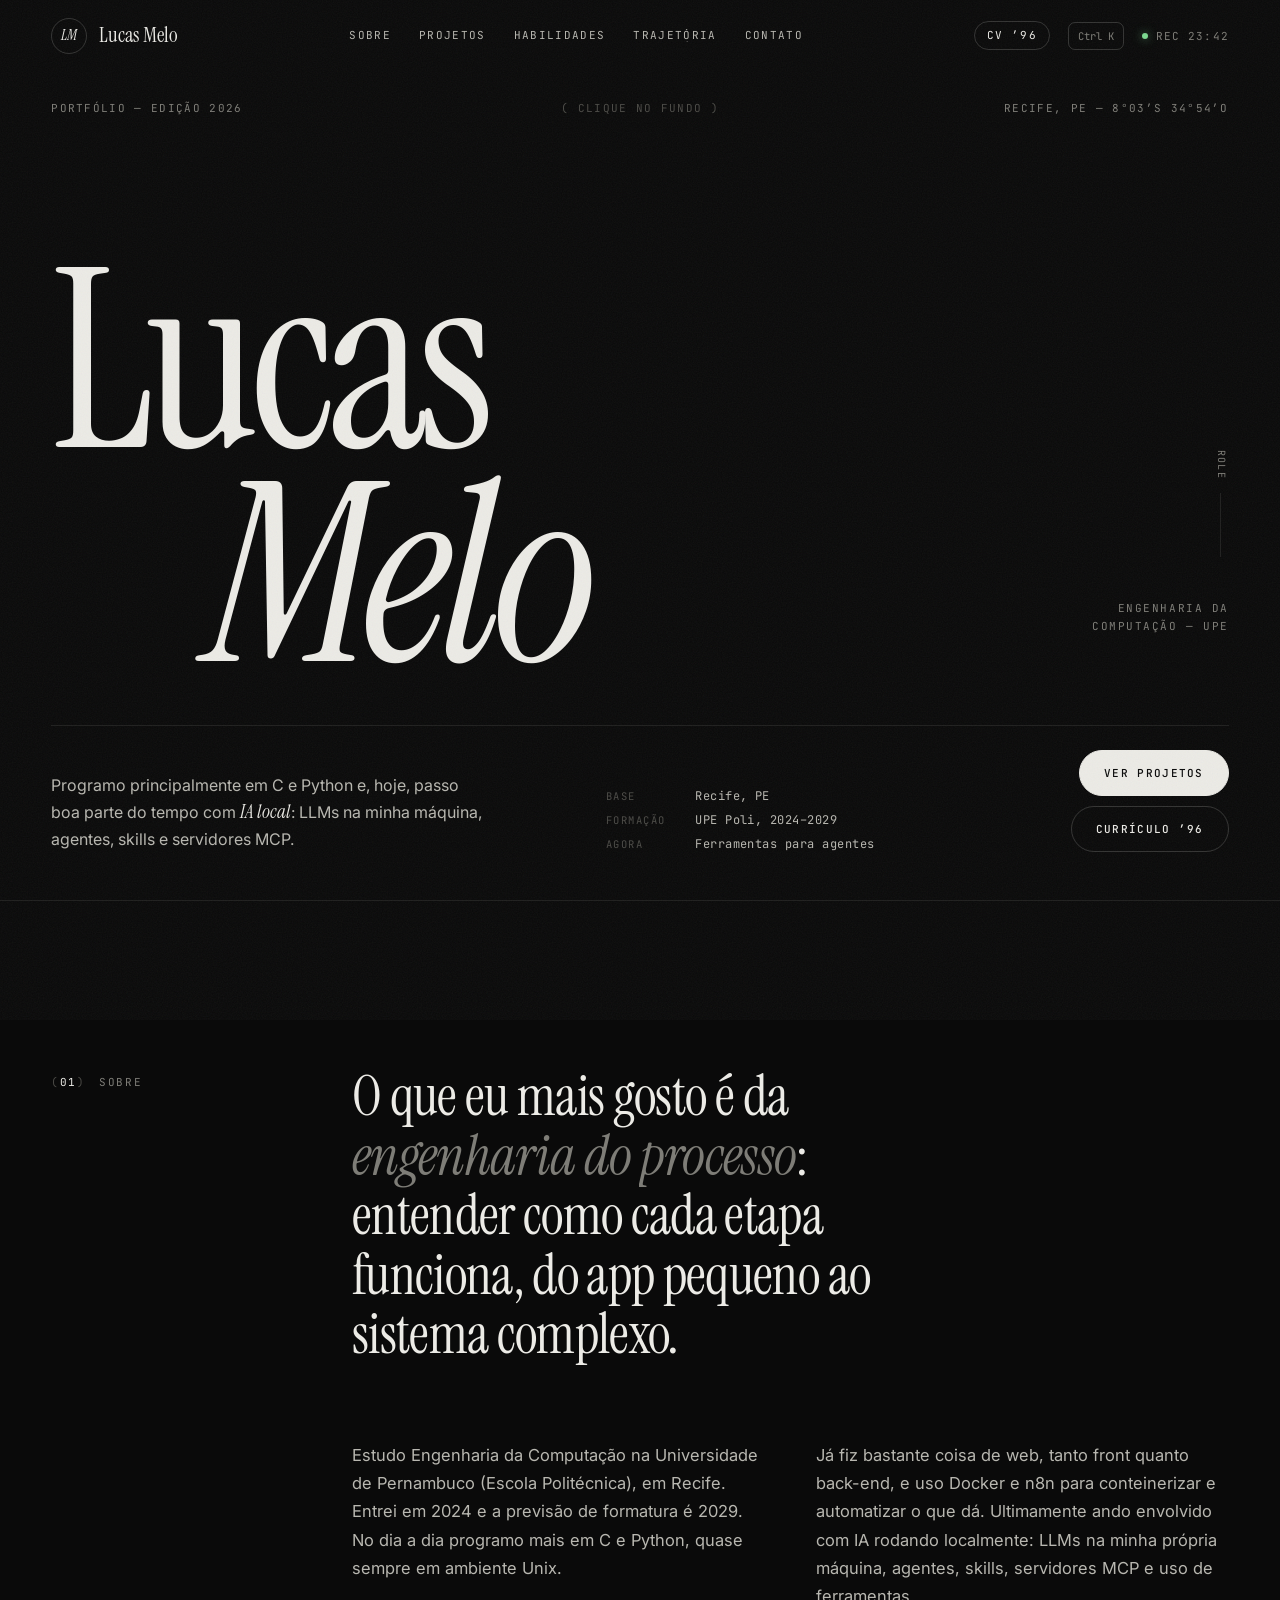
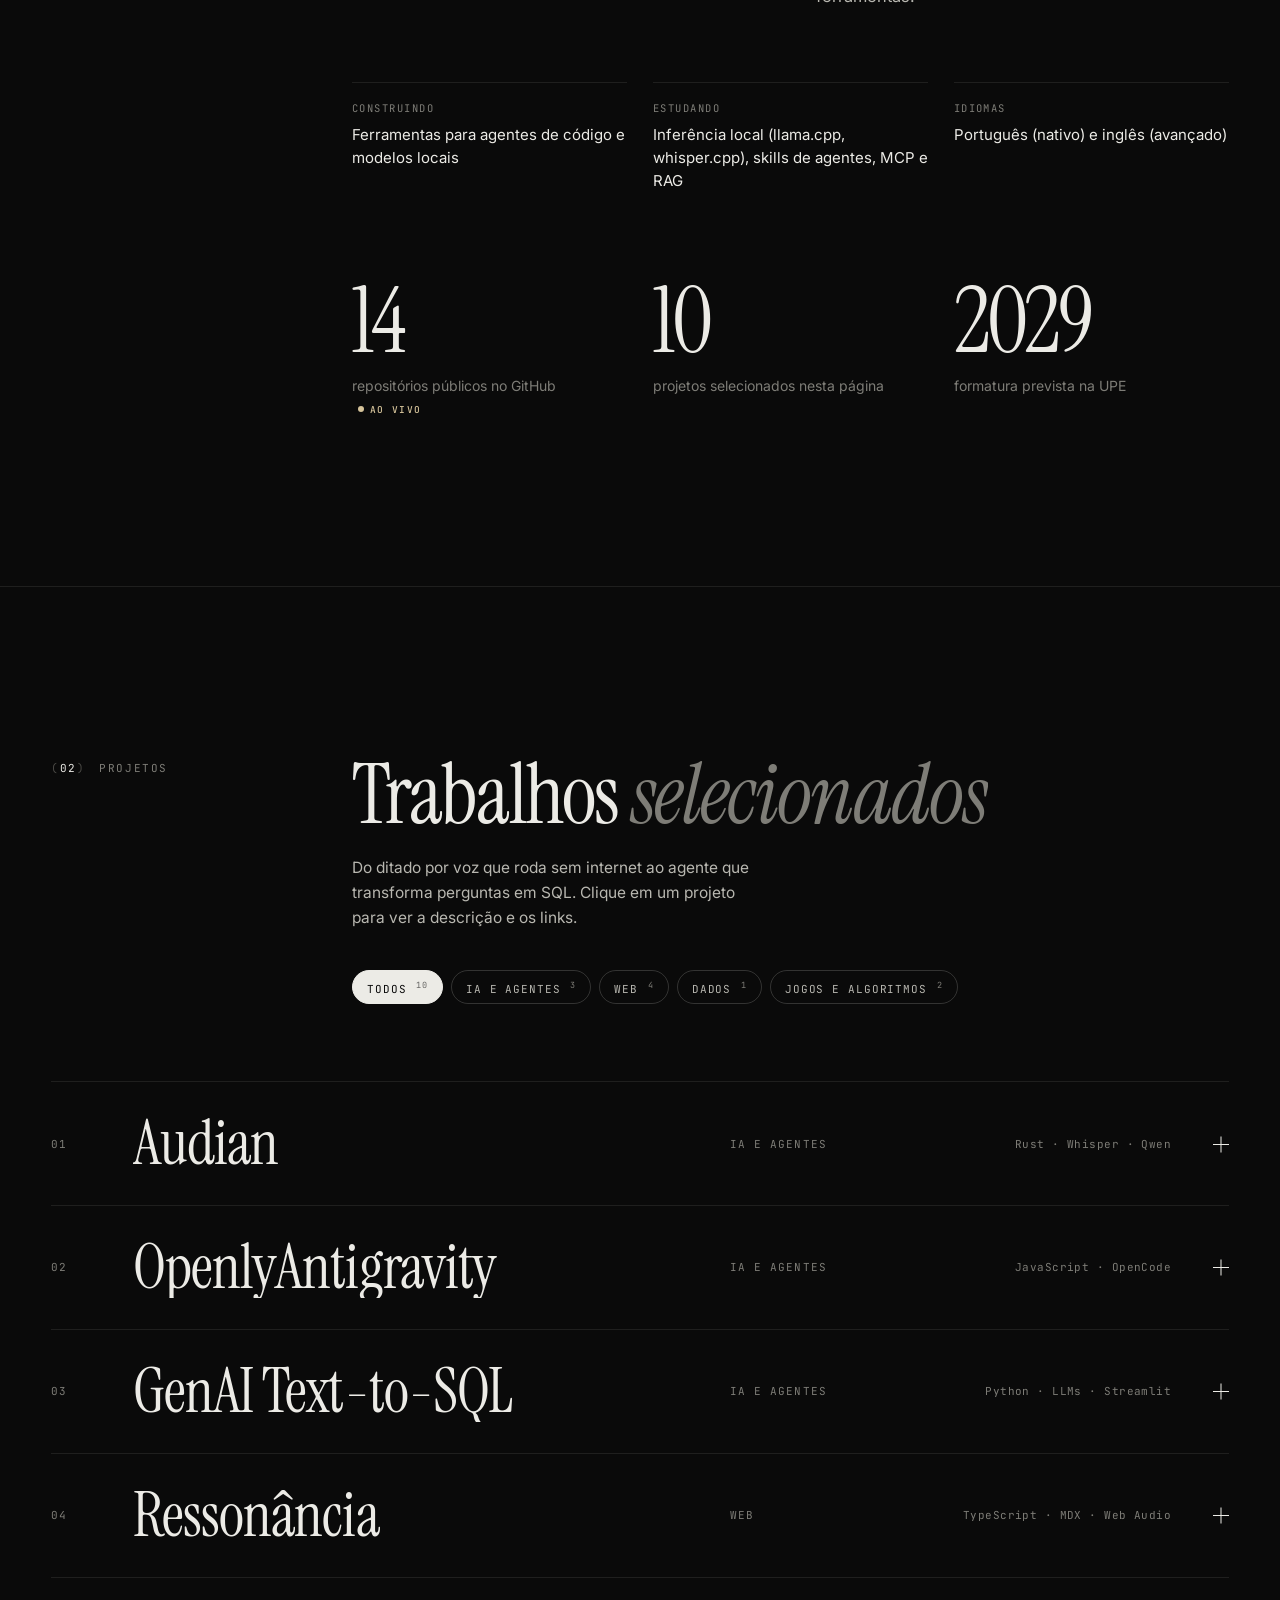
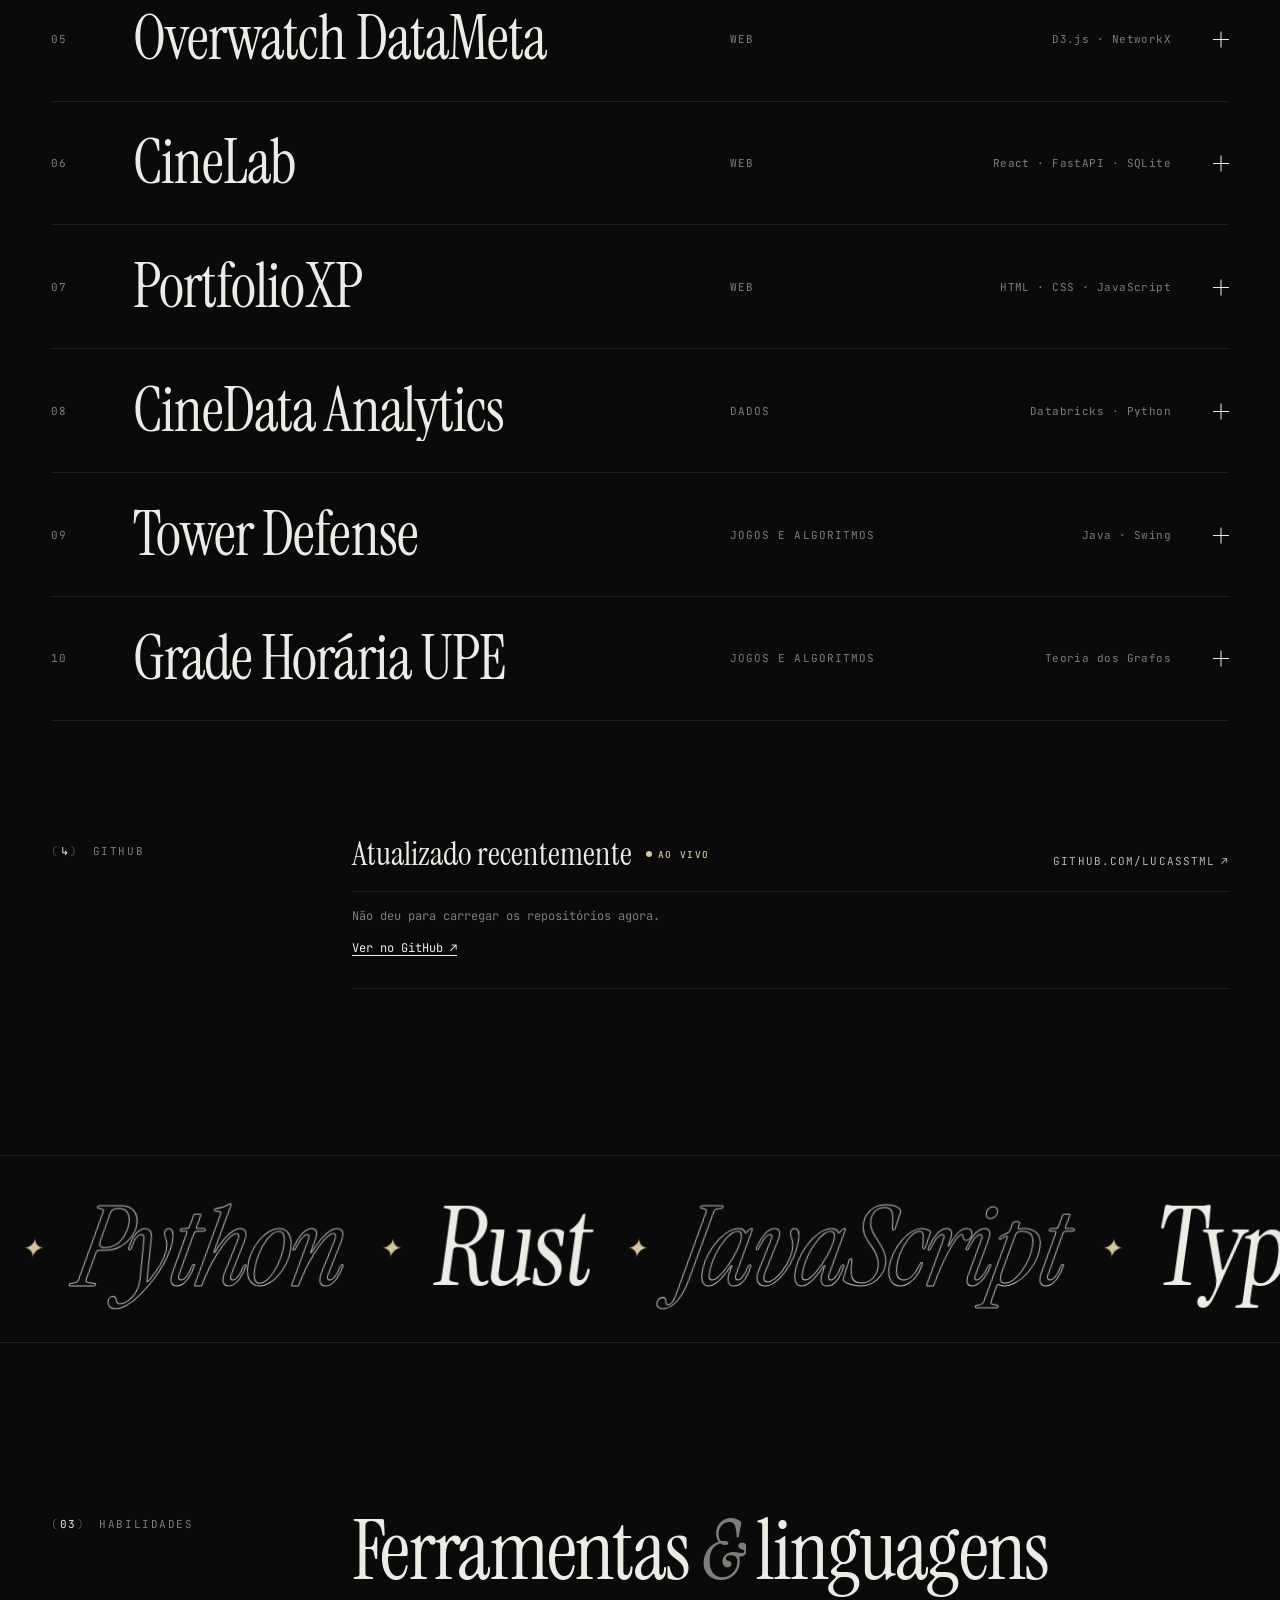
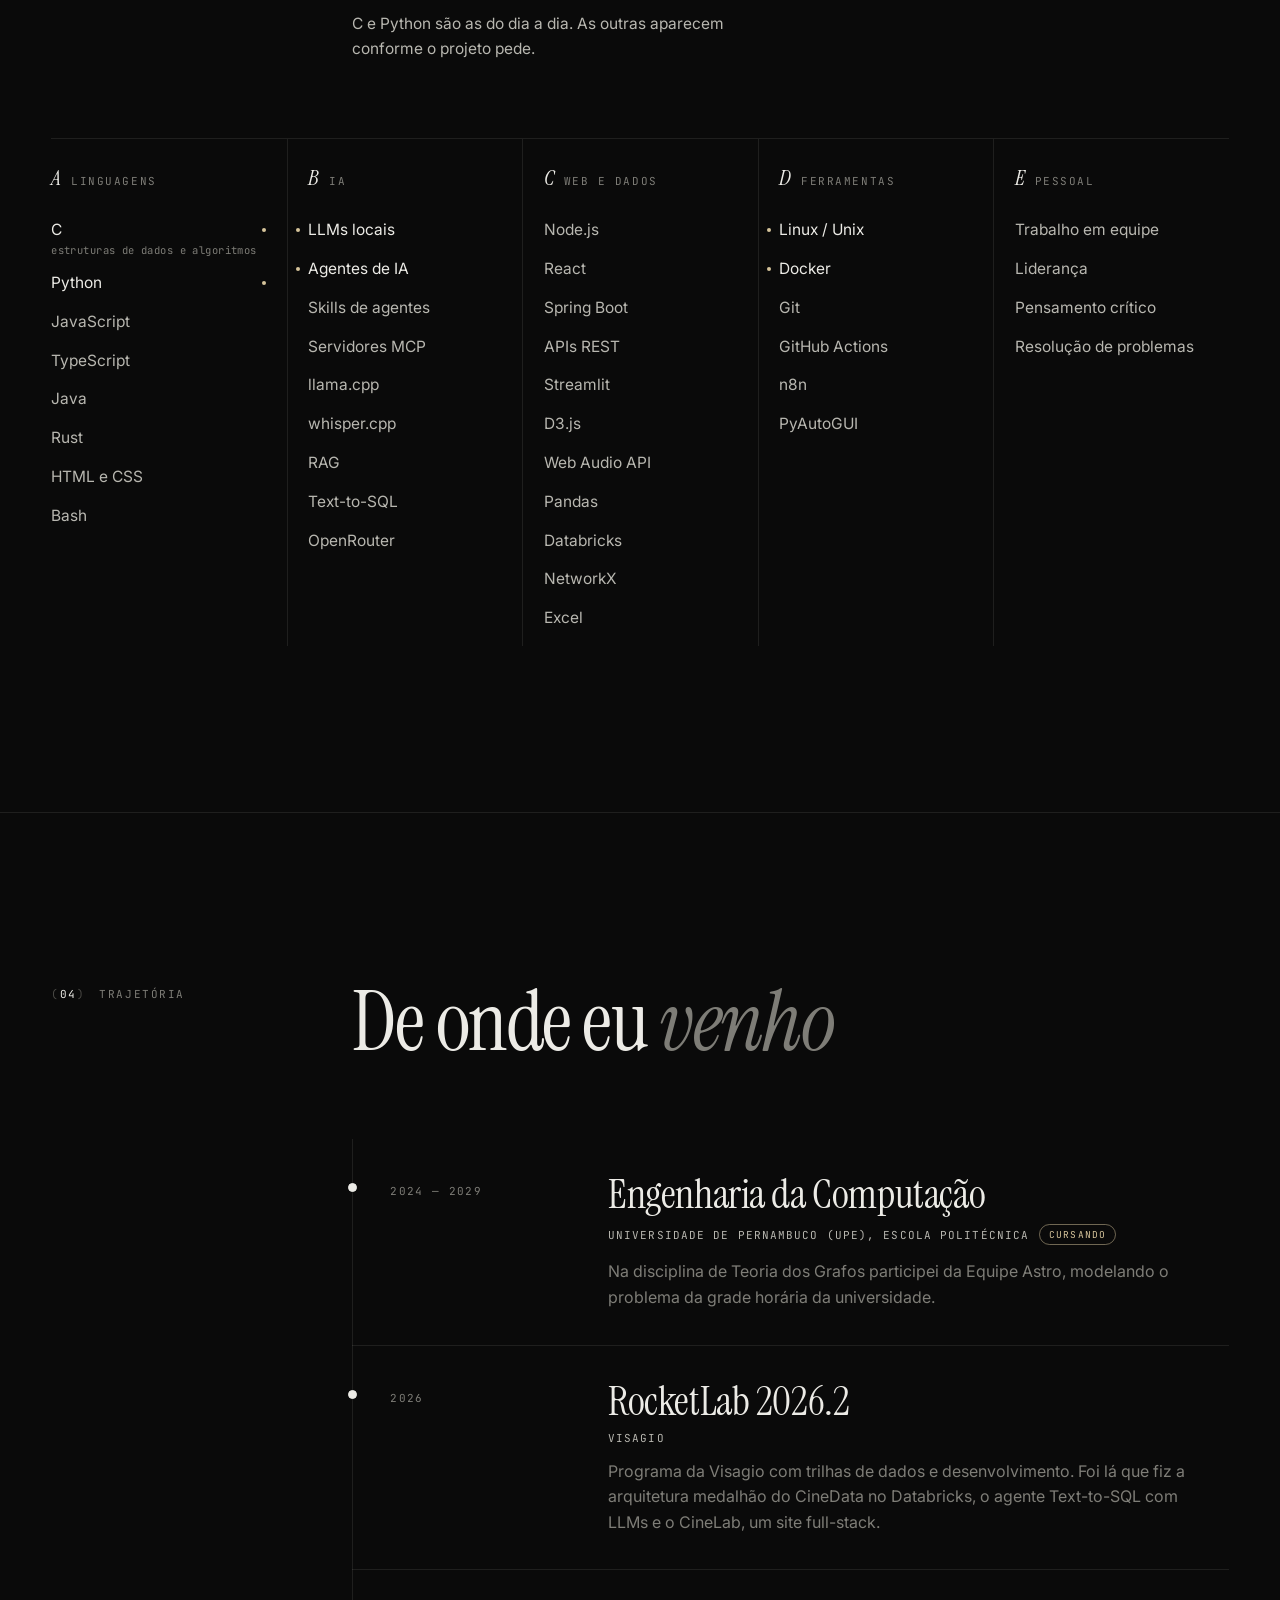
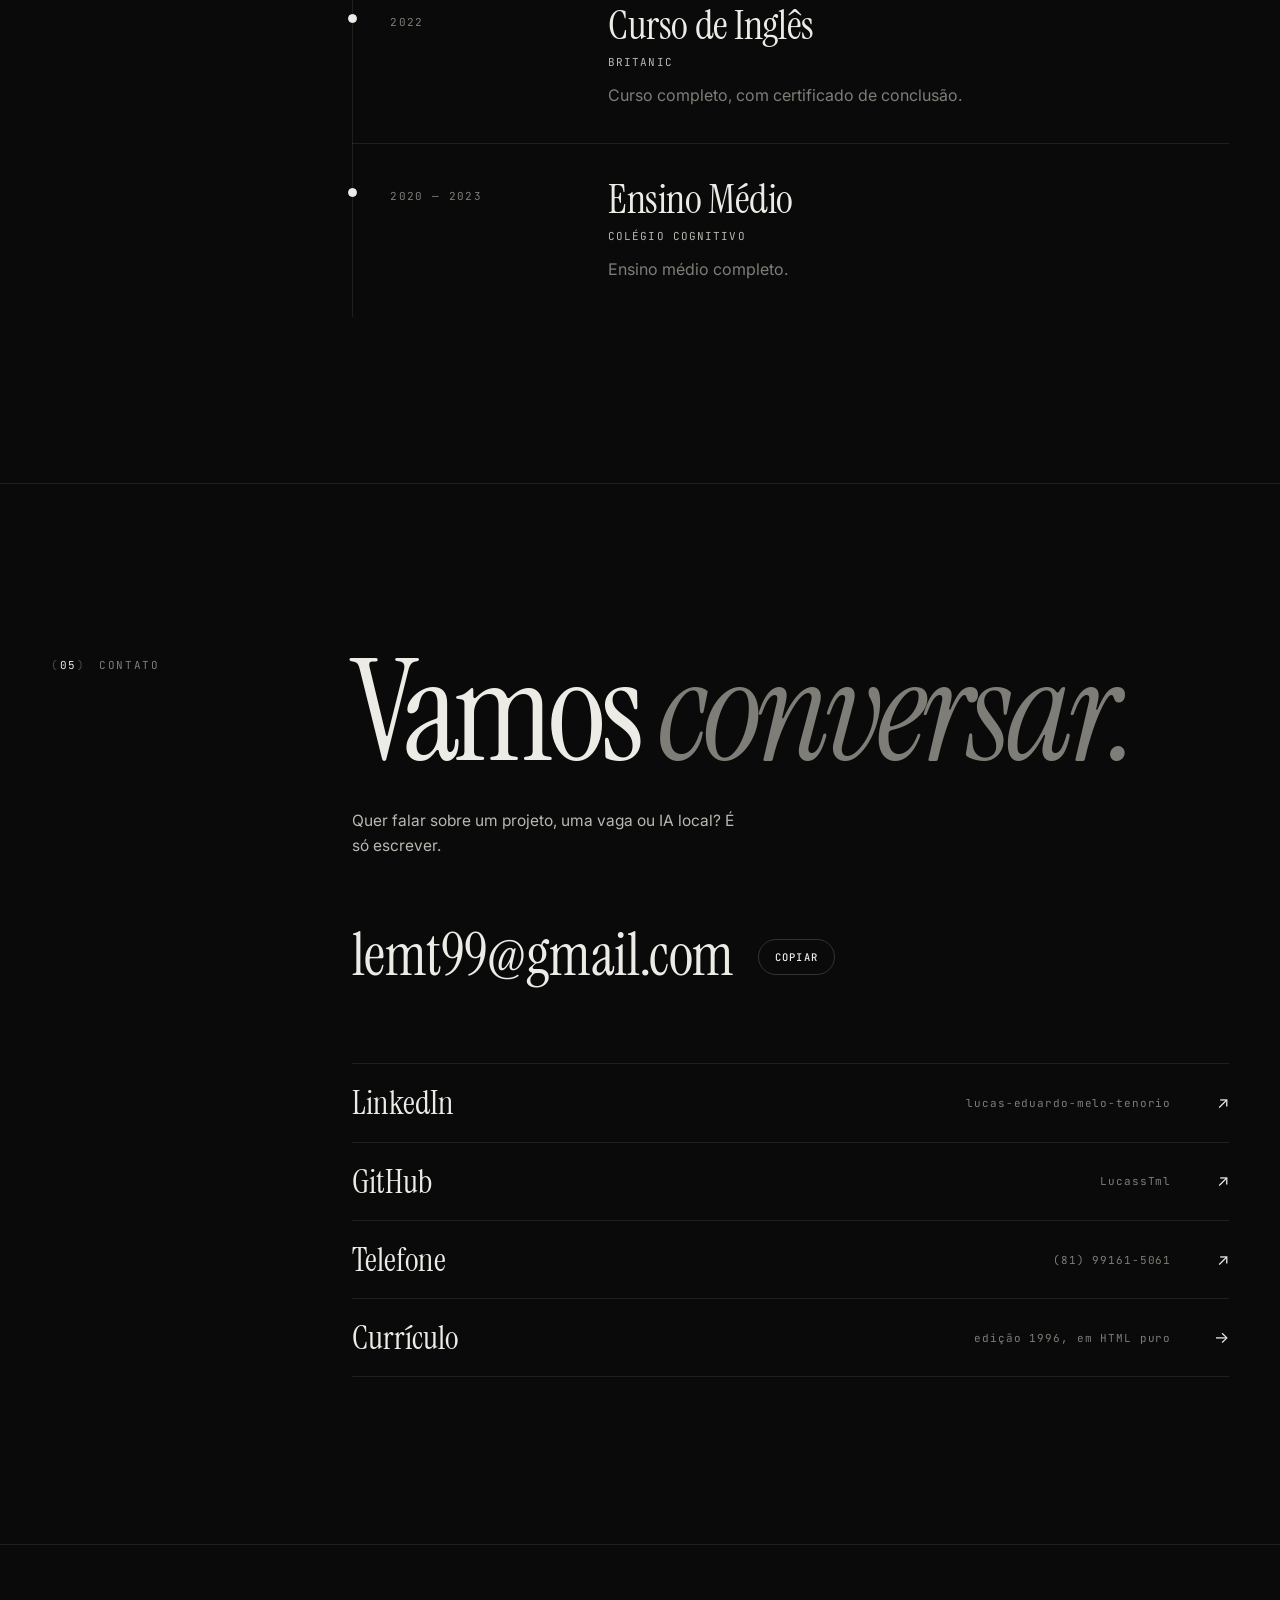
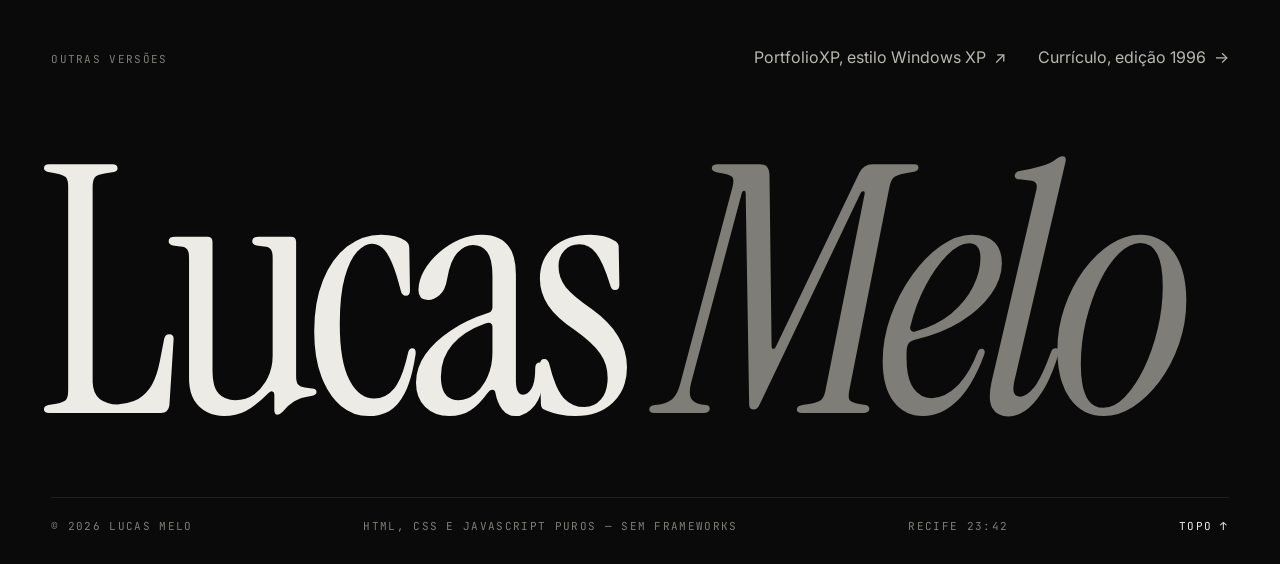
<file: index.html>
<!DOCTYPE html>
<html lang="pt-BR">
<head>
<meta charset="UTF-8">
<meta name="viewport" content="width=device-width, initial-scale=1, viewport-fit=cover">
<title>Lucas Melo — Engenharia da Computação</title>
<meta name="description" content="Portfólio do Lucas Melo, estudante de Engenharia da Computação na UPE (Recife). Projetos com IA local, agentes, web e dados, trajetória e contato.">
<meta name="author" content="Lucas Melo">
<meta name="theme-color" content="#0a0a0a">
<meta name="color-scheme" content="dark">
<link rel="canonical" href="https://lucasstml.github.io/lucas-melo/">
<link rel="icon" href="assets/img/favicon.svg" type="image/svg+xml">
<meta property="og:type" content="website">
<meta property="og:locale" content="pt_BR">
<meta property="og:title" content="Lucas Melo — Engenharia da Computação">
<meta property="og:description" content="Projetos com IA local, agentes, web e dados. Estudante de Engenharia da Computação na UPE, em Recife.">
<meta property="og:url" content="https://lucasstml.github.io/lucas-melo/">
<script>
/* Marca que há JavaScript e decide, antes da primeira pintura, se a abertura roda.
   Se o main.js não carregar, a classe sai e o conteúdo aparece sem animação. */
(function(){
  var d=document.documentElement; d.classList.add('js');
  try{ if(sessionStorage.getItem('lm:intro')||matchMedia('(prefers-reduced-motion: reduce)').matches) d.classList.add('no-intro'); }catch(e){}
  setTimeout(function(){ if(!window.__lm) d.classList.remove('js'); }, 3000);
})();
</script>
<link rel="preconnect" href="https://fonts.googleapis.com">
<link rel="preconnect" href="https://fonts.gstatic.com" crossorigin>
<link rel="stylesheet" href="https://fonts.googleapis.com/css2?family=Instrument+Serif:ital@0;1&family=Inter:wght@300;400;500&family=JetBrains+Mono:wght@400;500&display=swap">
<link rel="stylesheet" href="assets/css/style.css?v=1.1.0">
<script src="assets/js/main.js?v=1.1.0" defer></script>
<script type="application/ld+json">
{
  "@context":"https://schema.org",
  "@type":"Person",
  "name":"Lucas Melo",
  "alternateName":"Lucas Eduardo Melo Tenorio",
  "url":"https://lucasstml.github.io/lucas-melo/",
  "jobTitle":"Estudante de Engenharia da Computação",
  "alumniOf":{"@type":"CollegeOrUniversity","name":"Universidade de Pernambuco (UPE), Escola Politécnica"},
  "address":{"@type":"PostalAddress","addressLocality":"Recife","addressRegion":"PE","addressCountry":"BR"},
  "knowsAbout":["C","Python","Rust","JavaScript","LLMs locais","Agentes de IA","MCP","Docker"],
  "sameAs":["https://github.com/LucassTml","https://www.linkedin.com/in/lucas-eduardo-melo-tenorio-05326a311/"]
}
</script>
</head>
<body>

<a class="skip" href="#conteudo">Pular para o conteúdo</a>

<!-- Abertura -->
<div class="intro" aria-hidden="true">
  <div class="intro-inner">
    <p class="intro-name"><span style="--i:0">L</span><span style="--i:1">u</span><span style="--i:2">c</span><span style="--i:3">a</span><span style="--i:4">s</span><span class="sp"></span><em><span style="--i:5">M</span><span style="--i:6">e</span><span style="--i:7">l</span><span style="--i:8">o</span></em></p>
    <div class="intro-bar"><span></span></div>
    <div class="intro-meta"><span>Portfólio — 2026</span><span class="intro-count">000</span></div>
  </div>
</div>

<div class="progress" aria-hidden="true"></div>

<!-- Navegação -->
<header class="nav" data-nav>
  <a class="brand" href="#topo" aria-label="Lucas Melo, voltar ao topo"><span class="brand-mark">LM</span><span class="brand-name">Lucas Melo</span></a>
  <nav class="nav-links" aria-label="Principal">
    <a href="#sobre" data-roll>Sobre</a>
    <a href="#projetos" data-roll>Projetos</a>
    <a href="#habilidades" data-roll>Habilidades</a>
    <a href="#trajetoria" data-roll>Trajetória</a>
    <a href="#contato" data-roll>Contato</a>
  </nav>
  <div class="nav-right">
    <a class="nav-cv" href="curriculo/" data-roll>CV ’96</a>
    <button class="kbd" type="button" data-palette-open aria-label="Abrir a paleta de comandos (Ctrl + K)"><span data-mod>Ctrl</span> K</button>
    <span class="clock" title="Hora local em Recife"><span class="clock-dot"></span>REC <time data-clock>--:--</time></span>
    <button class="menu-btn" type="button" aria-expanded="false" aria-controls="menu" data-menu-btn><span>Menu</span><i></i></button>
  </div>
</header>

<div class="menu" id="menu" data-menu hidden>
  <nav aria-label="Menu">
    <a href="#sobre" style="--i:0"><small>01</small>Sobre</a>
    <a href="#projetos" style="--i:1"><small>02</small>Projetos</a>
    <a href="#habilidades" style="--i:2"><small>03</small>Habilidades</a>
    <a href="#trajetoria" style="--i:3"><small>04</small>Trajetória</a>
    <a href="#contato" style="--i:4"><small>05</small>Contato</a>
  </nav>
  <div class="menu-foot">
    <a href="curriculo/">Currículo, edição 1996 →</a>
    <a href="https://lucasstml.github.io/PortfolioXP/" target="_blank" rel="noopener">PortfolioXP ↗</a>
  </div>
</div>

<main id="conteudo">

  <!-- HERO -->
  <section class="hero" id="topo" aria-label="Apresentação">
    <canvas class="hero-canvas" aria-hidden="true"></canvas>
    <div class="hero-inner wrap">
      <div class="hero-top">
        <p class="mono hero-in" style="--d:0">Portfólio — Edição 2026</p>
        <p class="mono hero-in" style="--d:1">Recife, PE — 8°03′S 34°54′O</p>
      </div>
      <div class="hero-title-wrap">
        <h1 class="hero-title" aria-label="Lucas Melo">
          <span class="line"><span class="chars" data-chars aria-hidden="true">Lucas</span></span>
          <span class="line"><em class="chars" data-chars aria-hidden="true">Melo</em></span>
        </h1>
        <p class="hero-role hero-in" style="--d:6">Engenharia da<br>Computação — UPE</p>
      </div>
      <div class="hero-bottom">
        <p class="hero-lead hero-in" style="--d:4">Programo principalmente em C e Python e, hoje, passo boa parte do tempo com <em>IA local</em>: LLMs na minha máquina, agentes, skills e servidores MCP.</p>
        <ul class="hero-facts hero-in" style="--d:5">
          <li><span>Base</span>Recife, PE</li>
          <li><span>Formação</span>UPE Poli, 2024–2029</li>
          <li><span>Agora</span>Ferramentas para agentes</li>
        </ul>
        <div class="hero-cta hero-in" style="--d:6">
          <a class="btn btn-solid" href="#projetos" data-magnetic><span>Ver projetos</span></a>
          <a class="btn" href="curriculo/" data-magnetic><span>Currículo ’96</span></a>
        </div>
      </div>
      <a class="scroll-cue hero-in" style="--d:7" href="#sobre" aria-label="Rolar até Sobre"><span class="mono">Role</span><span class="scroll-line"></span></a>
    </div>
    <p class="hero-hint mono" aria-hidden="true">clique no fundo</p>
  </section>

  <!-- SOBRE -->
  <section class="section" id="sobre">
    <div class="wrap grid">
      <p class="label" data-reveal><span>01</span><b data-scramble>Sobre</b></p>
      <div class="col-main">
        <h2 class="statement" data-split>O que eu mais gosto é da <em>engenharia do processo</em>: entender como cada etapa funciona, do app pequeno ao sistema complexo.</h2>
        <div class="about-cols">
          <p data-reveal>Estudo Engenharia da Computação na Universidade de Pernambuco (Escola Politécnica), em Recife. Entrei em 2024 e a previsão de formatura é 2029. No dia a dia programo mais em C e Python, quase sempre em ambiente Unix.</p>
          <p data-reveal style="--rd:1">Já fiz bastante coisa de web, tanto front quanto back-end, e uso Docker e n8n para conteinerizar e automatizar o que dá. Ultimamente ando envolvido com IA rodando localmente: LLMs na minha própria máquina, agentes, skills, servidores MCP e uso de ferramentas.</p>
        </div>
        <dl class="facts">
          <div data-reveal><dt>Construindo</dt><dd>Ferramentas para agentes de código e modelos locais</dd></div>
          <div data-reveal style="--rd:1"><dt>Estudando</dt><dd>Inferência local (llama.cpp, whisper.cpp), skills de agentes, MCP e RAG</dd></div>
          <div data-reveal style="--rd:2"><dt>Idiomas</dt><dd>Português (nativo) e inglês (avançado)</dd></div>
        </dl>
        <div class="stats">
          <div class="stat" data-reveal><b data-count="14" data-gh-count>14</b><span>repositórios públicos no GitHub <i class="live" title="Atualizado pela API do GitHub">ao vivo</i></span></div>
          <div class="stat" data-reveal style="--rd:1"><b data-count="10">10</b><span>projetos selecionados nesta página</span></div>
          <div class="stat" data-reveal style="--rd:2"><b data-count="2029" data-from="2024">2029</b><span>formatura prevista na UPE</span></div>
        </div>
      </div>
    </div>
  </section>

  <!-- PROJETOS -->
  <section class="section" id="projetos">
    <div class="wrap grid">
      <p class="label" data-reveal><span>02</span><b data-scramble>Projetos</b></p>
      <div class="col-main">
        <div class="section-head">
          <h2 class="title" data-split>Trabalhos <em>selecionados</em></h2>
          <p class="section-sub" data-reveal>Do ditado por voz que roda sem internet ao agente que transforma perguntas em SQL. Clique em um projeto para ver a descrição e os links.</p>
        </div>
        <div class="filters" role="toolbar" aria-label="Filtrar projetos" data-reveal>
          <button class="filter" type="button" data-filter="all" aria-pressed="true">Todos <sup>10</sup></button>
          <button class="filter" type="button" data-filter="ia" aria-pressed="false">IA e agentes <sup>3</sup></button>
          <button class="filter" type="button" data-filter="web" aria-pressed="false">Web <sup>4</sup></button>
          <button class="filter" type="button" data-filter="dados" aria-pressed="false">Dados <sup>1</sup></button>
          <button class="filter" type="button" data-filter="jogos" aria-pressed="false">Jogos e algoritmos <sup>2</sup></button>
        </div>
      </div>
    </div>

    <div class="wrap">
      <ol class="projects" data-projects>
        <li class="project" data-cat="ia" data-preview="audian" id="projeto-audian">
          <div class="project-clip">
            <button class="project-row" type="button" aria-expanded="false" aria-controls="pd-audian">
              <span class="p-num">01</span><span class="p-name">Audian</span><span class="p-cat">IA e agentes</span><span class="p-stack">Rust · Whisper · Qwen</span><span class="p-icon" aria-hidden="true"></span>
            </button>
            <div class="project-detail" id="pd-audian">
              <div class="pd-inner">
                <p>Ditado por voz para Windows, open-source e inspirado no Wispr Flow. O reconhecimento de fala (Whisper ou Parakeet) e um LLM pequeno (Qwen) rodam no próprio computador, sem internet, e transformam o que você fala em texto bem escrito em qualquer programa.</p>
                <div class="pd-links"><a href="https://github.com/LucassTml/audian" target="_blank" rel="noopener">Código <i>↗</i></a><a href="https://github.com/LucassTml/audian/releases/latest" target="_blank" rel="noopener">Baixar <i>↗</i></a></div>
              </div>
            </div>
          </div>
        </li>
        <li class="project" data-cat="ia" data-preview="antigravity" id="projeto-openlyantigravity">
          <div class="project-clip">
            <button class="project-row" type="button" aria-expanded="false" aria-controls="pd-antigravity">
              <span class="p-num">02</span><span class="p-name">OpenlyAntigravity</span><span class="p-cat">IA e agentes</span><span class="p-stack">JavaScript · OpenCode</span><span class="p-icon" aria-hidden="true"></span>
            </button>
            <div class="project-detail" id="pd-antigravity">
              <div class="pd-inner">
                <p>Plugin para o OpenCode que usa o seu próprio Antigravity (agy) no terminal como agente. Assim dá para aproveitar o plano do Google que você já paga, sem chave de API paga e sem OAuth.</p>
                <div class="pd-links"><a href="https://github.com/LucassTml/OpenlyAntigravity" target="_blank" rel="noopener">Código <i>↗</i></a></div>
              </div>
            </div>
          </div>
        </li>
        <li class="project" data-cat="ia" data-preview="texttosql" id="projeto-text-to-sql">
          <div class="project-clip">
            <button class="project-row" type="button" aria-expanded="false" aria-controls="pd-texttosql">
              <span class="p-num">03</span><span class="p-name">GenAI Text-to-SQL</span><span class="p-cat">IA e agentes</span><span class="p-stack">Python · LLMs · Streamlit</span><span class="p-icon" aria-hidden="true"></span>
            </button>
            <div class="project-detail" id="pd-texttosql">
              <div class="pd-inner">
                <p>Agente que transforma perguntas em português em consultas SQL sobre a camada Gold do CineData, no Databricks. Tem guardrails, busca semântica, troca de modelo pelo OpenRouter e interface em Streamlit.</p>
                <div class="pd-links"><a href="https://github.com/LucassTml/GenAI-WebInterface-RocketLab-2026_2" target="_blank" rel="noopener">Código <i>↗</i></a></div>
              </div>
            </div>
          </div>
        </li>
        <li class="project" data-cat="web" data-preview="ressonancia" id="projeto-ressonancia">
          <div class="project-clip">
            <button class="project-row" type="button" aria-expanded="false" aria-controls="pd-ressonancia">
              <span class="p-num">04</span><span class="p-name">Ressonância</span><span class="p-cat">Web</span><span class="p-stack">TypeScript · MDX · Web Audio</span><span class="p-icon" aria-hidden="true"></span>
            </button>
            <div class="project-detail" id="pd-ressonancia">
              <div class="pd-inner">
                <p>Enciclopédia interativa de áudio, psicoacústica e fones IEM, em português e inglês. Tem dezenas de laboratórios em Web Audio que processam o som direto no navegador.</p>
                <div class="pd-links"><a href="https://ressonancia-one.vercel.app" target="_blank" rel="noopener">Abrir site <i>↗</i></a><a href="https://github.com/LucassTml/ressonancia" target="_blank" rel="noopener">Código <i>↗</i></a></div>
              </div>
            </div>
          </div>
        </li>
        <li class="project" data-cat="web" data-preview="overwatch" id="projeto-overwatch">
          <div class="project-clip">
            <button class="project-row" type="button" aria-expanded="false" aria-controls="pd-overwatch">
              <span class="p-num">05</span><span class="p-name">Overwatch DataMeta</span><span class="p-cat">Web</span><span class="p-stack">D3.js · NetworkX</span><span class="p-icon" aria-hidden="true"></span>
            </button>
            <div class="project-detail" id="pd-overwatch">
              <div class="pd-inner">
                <p>Grafo interativo dos heróis de Overwatch 2, com funções, habilidades, counters e sinergias. O protótipo foi feito em Python com NetworkX e a versão final em D3.js.</p>
                <div class="pd-links"><a href="https://overwatch-data-meta.vercel.app" target="_blank" rel="noopener">Abrir site <i>↗</i></a><a href="https://github.com/LucassTml/Overwatch-DataMeta" target="_blank" rel="noopener">Código <i>↗</i></a></div>
              </div>
            </div>
          </div>
        </li>
        <li class="project" data-cat="web" data-preview="cinelab" id="projeto-cinelab">
          <div class="project-clip">
            <button class="project-row" type="button" aria-expanded="false" aria-controls="pd-cinelab">
              <span class="p-num">06</span><span class="p-name">CineLab</span><span class="p-cat">Web</span><span class="p-stack">React · FastAPI · SQLite</span><span class="p-icon" aria-hidden="true"></span>
            </button>
            <div class="project-detail" id="pd-cinelab">
              <div class="pd-inner">
                <p>Site completo, com front e back-end, para gerenciar um catálogo de filmes: cadastro, edição, busca, catálogo paginado e avaliações com nota e resenha. Foi uma atividade do RocketLab 2026.2.</p>
                <div class="pd-links"><a href="https://github.com/LucassTml/CineLab_RocketLab2026.2" target="_blank" rel="noopener">Código <i>↗</i></a></div>
              </div>
            </div>
          </div>
        </li>
        <li class="project" data-cat="web" data-preview="portfolioxp" id="projeto-portfolioxp">
          <div class="project-clip">
            <button class="project-row" type="button" aria-expanded="false" aria-controls="pd-portfolioxp">
              <span class="p-num">07</span><span class="p-name">PortfolioXP</span><span class="p-cat">Web</span><span class="p-stack">HTML · CSS · JavaScript</span><span class="p-icon" aria-hidden="true"></span>
            </button>
            <div class="project-detail" id="pd-portfolioxp">
              <div class="pd-inner">
                <p>A versão interativa deste portfólio: um sistema operacional no estilo do Windows XP, com janelas, menu Iniciar, terminal, dois jogos e visualizadores de algoritmos. Tudo em HTML, CSS e JavaScript puros, sem biblioteca nenhuma.</p>
                <div class="pd-links"><a href="https://lucasstml.github.io/PortfolioXP/" target="_blank" rel="noopener">Abrir site <i>↗</i></a><a href="https://github.com/LucassTml/PortfolioXP" target="_blank" rel="noopener">Código <i>↗</i></a></div>
              </div>
            </div>
          </div>
        </li>
        <li class="project" data-cat="dados" data-preview="cinedata" id="projeto-cinedata">
          <div class="project-clip">
            <button class="project-row" type="button" aria-expanded="false" aria-controls="pd-cinedata">
              <span class="p-num">08</span><span class="p-name">CineData Analytics</span><span class="p-cat">Dados</span><span class="p-stack">Databricks · Python</span><span class="p-icon" aria-hidden="true"></span>
            </button>
            <div class="project-detail" id="pd-cinedata">
              <div class="pd-inner">
                <p>Arquitetura medalhão (bronze, prata e ouro) no Databricks, feita no RocketLab 2026.2 da Visagio. A camada ouro é a base que o agente Text-to-SQL consulta.</p>
                <div class="pd-links"><a href="https://github.com/LucassTml/CineData-Analytics-DataBricks" target="_blank" rel="noopener">Código <i>↗</i></a></div>
              </div>
            </div>
          </div>
        </li>
        <li class="project" data-cat="jogos" data-preview="tower" id="projeto-tower-defense">
          <div class="project-clip">
            <button class="project-row" type="button" aria-expanded="false" aria-controls="pd-tower">
              <span class="p-num">09</span><span class="p-name">Tower Defense</span><span class="p-cat">Jogos e algoritmos</span><span class="p-stack">Java · Swing</span><span class="p-icon" aria-hidden="true"></span>
            </button>
            <div class="project-detail" id="pd-tower">
              <div class="pd-inner">
                <p>Um tower defense completo, feito em Java com a biblioteca Swing.</p>
                <div class="pd-links"><a href="https://github.com/LucassTml/Projeto-TowerDefense" target="_blank" rel="noopener">Código <i>↗</i></a></div>
              </div>
            </div>
          </div>
        </li>
        <li class="project" data-cat="jogos" data-preview="grade" id="projeto-grade-horaria">
          <div class="project-clip">
            <button class="project-row" type="button" aria-expanded="false" aria-controls="pd-grade">
              <span class="p-num">10</span><span class="p-name">Grade Horária UPE</span><span class="p-cat">Jogos e algoritmos</span><span class="p-stack">Teoria dos Grafos</span><span class="p-icon" aria-hidden="true"></span>
            </button>
            <div class="project-detail" id="pd-grade">
              <div class="pd-inner">
                <p>Minha parte na Equipe Astro da disciplina de Teoria dos Grafos: modelar o problema da grade horária da UPE de um jeito que o resto do time entendesse, em diagrama e em texto, sempre ligado ao código e às estratégias de implementação.</p>
                <div class="pd-links"><a href="https://github.com/LucassTml/Grade-Horaria-UPE-Modelagem_Problema_Grafos" target="_blank" rel="noopener">Código <i>↗</i></a></div>
              </div>
            </div>
          </div>
        </li>
      </ol>
    </div>

    <div class="wrap grid gh">
      <p class="label" data-reveal><span>↳</span><b>GitHub</b></p>
      <div class="col-main">
        <div class="gh-head" data-reveal>
          <h3>Atualizado recentemente <i class="live">ao vivo</i></h3>
          <a class="link-arrow" href="https://github.com/LucassTml" target="_blank" rel="noopener">github.com/LucassTml <i>↗</i></a>
        </div>
        <ul class="gh-feed" data-gh-feed data-reveal>
          <li class="gh-loading">Carregando repositórios…</li>
        </ul>
      </div>
    </div>

    <div class="preview" aria-hidden="true" data-preview-box>
      <canvas></canvas>
      <div class="preview-foot"><span data-preview-name></span><span data-preview-n></span></div>
    </div>
  </section>

  <!-- Faixa de tecnologias -->
  <div class="marquee" aria-hidden="true" data-marquee>
    <div class="marquee-track">
      <span>C</span><i>✦</i><span><em>Python</em></span><i>✦</i><span>Rust</span><i>✦</i><span><em>JavaScript</em></span><i>✦</i><span>TypeScript</span><i>✦</i><span><em>llama.cpp</em></span><i>✦</i><span>MCP</span><i>✦</i><span><em>Docker</em></span><i>✦</i><span>Java</span><i>✦</i><span><em>Linux</em></span><i>✦</i><span>n8n</span><i>✦</i><span><em>Databricks</em></span><i>✦</i>
    </div>
  </div>

  <!-- HABILIDADES -->
  <section class="section" id="habilidades">
    <div class="wrap grid">
      <p class="label" data-reveal><span>03</span><b data-scramble>Habilidades</b></p>
      <div class="col-main">
        <div class="section-head">
          <h2 class="title" data-split>Ferramentas <em>&amp;</em> linguagens</h2>
          <p class="section-sub" data-reveal>C e Python são as do dia a dia. As outras aparecem conforme o projeto pede.</p>
        </div>
      </div>
    </div>
    <div class="wrap">
      <div class="skills">
        <div class="skill-group" data-reveal>
          <h3><span>A</span>Linguagens</h3>
          <ul>
            <li class="is-main">C <small>estruturas de dados e algoritmos</small></li>
            <li class="is-main">Python</li>
            <li>JavaScript</li><li>TypeScript</li><li>Java</li><li>Rust</li><li>HTML e CSS</li><li>Bash</li>
          </ul>
        </div>
        <div class="skill-group" data-reveal style="--rd:1">
          <h3><span>B</span>IA</h3>
          <ul>
            <li class="is-main">LLMs locais</li><li class="is-main">Agentes de IA</li><li>Skills de agentes</li><li>Servidores MCP</li><li>llama.cpp</li><li>whisper.cpp</li><li>RAG</li><li>Text-to-SQL</li><li>OpenRouter</li>
          </ul>
        </div>
        <div class="skill-group" data-reveal style="--rd:2">
          <h3><span>C</span>Web e dados</h3>
          <ul>
            <li>Node.js</li><li>React</li><li>Spring Boot</li><li>APIs REST</li><li>Streamlit</li><li>D3.js</li><li>Web Audio API</li><li>Pandas</li><li>Databricks</li><li>NetworkX</li><li>Excel</li>
          </ul>
        </div>
        <div class="skill-group" data-reveal style="--rd:3">
          <h3><span>D</span>Ferramentas</h3>
          <ul>
            <li class="is-main">Linux / Unix</li><li class="is-main">Docker</li><li>Git</li><li>GitHub Actions</li><li>n8n</li><li>PyAutoGUI</li>
          </ul>
        </div>
        <div class="skill-group" data-reveal style="--rd:4">
          <h3><span>E</span>Pessoal</h3>
          <ul>
            <li>Trabalho em equipe</li><li>Liderança</li><li>Pensamento crítico</li><li>Resolução de problemas</li>
          </ul>
        </div>
      </div>
    </div>
  </section>

  <!-- TRAJETÓRIA -->
  <section class="section" id="trajetoria">
    <div class="wrap grid">
      <p class="label" data-reveal><span>04</span><b data-scramble>Trajetória</b></p>
      <div class="col-main">
        <h2 class="title" data-split>De onde eu <em>venho</em></h2>
        <ol class="timeline" data-timeline>
          <li class="tl-item" data-reveal>
            <p class="tl-when mono">2024 — 2029</p>
            <div class="tl-body">
              <h3>Engenharia da Computação</h3>
              <p class="tl-where">Universidade de Pernambuco (UPE), Escola Politécnica <span class="tag">cursando</span></p>
              <p>Na disciplina de Teoria dos Grafos participei da Equipe Astro, modelando o problema da grade horária da universidade.</p>
            </div>
          </li>
          <li class="tl-item" data-reveal>
            <p class="tl-when mono">2026</p>
            <div class="tl-body">
              <h3>RocketLab 2026.2</h3>
              <p class="tl-where">Visagio</p>
              <p>Programa da Visagio com trilhas de dados e desenvolvimento. Foi lá que fiz a arquitetura medalhão do CineData no Databricks, o agente Text-to-SQL com LLMs e o CineLab, um site full-stack.</p>
            </div>
          </li>
          <li class="tl-item" data-reveal>
            <p class="tl-when mono">2022</p>
            <div class="tl-body">
              <h3>Curso de Inglês</h3>
              <p class="tl-where">Britanic</p>
              <p>Curso completo, com certificado de conclusão.</p>
            </div>
          </li>
          <li class="tl-item" data-reveal>
            <p class="tl-when mono">2020 — 2023</p>
            <div class="tl-body">
              <h3>Ensino Médio</h3>
              <p class="tl-where">Colégio Cognitivo</p>
              <p>Ensino médio completo.</p>
            </div>
          </li>
        </ol>
      </div>
    </div>
  </section>

  <!-- CONTATO -->
  <section class="section contact" id="contato">
    <div class="wrap grid">
      <p class="label" data-reveal><span>05</span><b data-scramble>Contato</b></p>
      <div class="col-main">
        <h2 class="contact-title" data-split>Vamos <em>conversar.</em></h2>
        <p class="section-sub" data-reveal>Quer falar sobre um projeto, uma vaga ou IA local? É só escrever.</p>
        <div class="mail" data-reveal>
          <a class="mail-link" href="mailto:lemt99@gmail.com">lemt99@gmail.com</a>
          <button class="btn btn-sm" type="button" data-copy="lemt99@gmail.com" data-magnetic><span>Copiar</span></button>
        </div>
        <ul class="contact-list">
          <li data-reveal><a href="https://www.linkedin.com/in/lucas-eduardo-melo-tenorio-05326a311/" target="_blank" rel="noopener"><span>LinkedIn</span><small>lucas-eduardo-melo-tenorio</small><i>↗</i></a></li>
          <li data-reveal style="--rd:1"><a href="https://github.com/LucassTml" target="_blank" rel="noopener"><span>GitHub</span><small>LucassTml</small><i>↗</i></a></li>
          <li data-reveal style="--rd:2"><a href="tel:+5581991615061"><span>Telefone</span><small>(81) 99161-5061</small><i>↗</i></a></li>
          <li data-reveal style="--rd:3"><a href="curriculo/"><span>Currículo</span><small>edição 1996, em HTML puro</small><i>→</i></a></li>
        </ul>
      </div>
    </div>
  </section>
</main>

<footer class="footer">
  <div class="wrap">
    <div class="footer-top">
      <p class="mono">Outras versões</p>
      <a class="link-arrow" href="https://lucasstml.github.io/PortfolioXP/" target="_blank" rel="noopener">PortfolioXP, estilo Windows XP <i>↗</i></a>
      <a class="link-arrow" href="curriculo/">Currículo, edição 1996 <i>→</i></a>
    </div>
    <p class="wordmark" aria-hidden="true" data-wordmark><span>Lucas</span> <em>Melo</em></p>
    <div class="footer-bottom mono">
      <span>© 2026 Lucas Melo</span>
      <span>HTML, CSS e JavaScript puros — sem frameworks</span>
      <span>Recife <time data-clock>--:--</time></span>
      <a href="#topo" data-roll>Topo ↑</a>
    </div>
  </div>
</footer>

<!-- Paleta de comandos -->
<div class="palette" data-palette hidden>
  <div class="palette-backdrop" data-palette-close></div>
  <div class="palette-box" role="dialog" aria-modal="true" aria-label="Paleta de comandos">
    <div class="palette-input">
      <span class="mono" aria-hidden="true">→</span>
      <input type="text" placeholder="Ir para, abrir projeto, copiar e-mail…" aria-label="Buscar comando" aria-controls="palette-list" aria-autocomplete="list" autocomplete="off" spellcheck="false" data-palette-input>
      <kbd>esc</kbd>
    </div>
    <ul class="palette-list" id="palette-list" role="listbox" data-palette-list></ul>
    <div class="palette-foot mono"><span>↑ ↓ navegar</span><span>↵ abrir</span><span>esc fechar</span></div>
  </div>
</div>

<div class="toast mono" role="status" aria-live="polite" data-toast></div>

</body>
</html>
</file>
<file: assets/css/style.css>
/* ==========================================================================
   Lucas Melo — portfólio
   Preto, tipografia editorial e movimento contido.
   ========================================================================== */

:root {
  --bg: #0a0a0a;
  --bg-2: #0f0f0e;
  --bg-3: #151514;
  --fg: #ecebe6;
  --fg-2: #b8b7b0;
  --muted: #7e7d77;
  --dim: #4b4a46;
  --line: rgba(236, 235, 230, .09);
  --line-2: rgba(236, 235, 230, .18);
  --accent: #d6c49b;

  --serif: "Instrument Serif", "Times New Roman", Georgia, serif;
  --sans: "Inter", system-ui, -apple-system, "Segoe UI", Roboto, sans-serif;
  --mono: "JetBrains Mono", ui-monospace, "Cascadia Mono", Consolas, monospace;

  --ease: cubic-bezier(.16, 1, .3, 1);
  --ease-io: cubic-bezier(.76, 0, .24, 1);

  --pad: clamp(20px, 4vw, 56px);
  --gut: clamp(16px, 2vw, 28px);
  --nav-h: 72px;
  --max: 1440px;
}

/* ---------- Base ---------- */
*, *::before, *::after { box-sizing: border-box; margin: 0; padding: 0; }
html { scroll-behavior: smooth; scroll-padding-top: var(--nav-h); -webkit-text-size-adjust: 100%; }
body {
  background: var(--bg);
  color: var(--fg);
  font: 400 16px/1.6 var(--sans);
  -webkit-font-smoothing: antialiased;
  -moz-osx-font-smoothing: grayscale;
  text-rendering: optimizeLegibility;
  overflow-x: hidden;
}
img, canvas, svg { display: block; max-width: 100%; }
a { color: inherit; text-decoration: none; }
button { font: inherit; color: inherit; background: none; border: 0; cursor: pointer; }
ul, ol { list-style: none; }
em { font-style: italic; }
::selection { background: var(--accent); color: #0a0a0a; }
:focus-visible { outline: 1px solid var(--accent); outline-offset: 4px; border-radius: 2px; }
html { scrollbar-color: #2a2a28 var(--bg); scrollbar-width: thin; }

.mono { font-family: var(--mono); font-size: 11px; letter-spacing: .12em; text-transform: uppercase; }
.wrap { width: 100%; max-width: var(--max); margin: 0 auto; padding: 0 var(--pad); }
.grid { display: grid; grid-template-columns: repeat(12, minmax(0, 1fr)); column-gap: var(--gut); }
.col-main { grid-column: 4 / 13; min-width: 0; }

.skip {
  position: fixed; left: 16px; top: 16px; z-index: 600;
  padding: 10px 16px; background: var(--fg); color: var(--bg); border-radius: 999px;
  font: 500 12px var(--mono); transform: translateY(-200%); transition: transform .3s var(--ease);
}
.skip:focus { transform: none; }

/* Granulação de filme por cima de tudo */
body::after {
  content: ""; position: fixed; inset: -120px; z-index: 450; pointer-events: none;
  background-image: url("data:image/svg+xml,%3Csvg xmlns='http://www.w3.org/2000/svg' width='180' height='180'%3E%3Cfilter id='n'%3E%3CfeTurbulence type='fractalNoise' baseFrequency='.8' numOctaves='3' stitchTiles='stitch'/%3E%3C/filter%3E%3Crect width='100%25' height='100%25' filter='url(%23n)'/%3E%3C/svg%3E");
  opacity: .055;
  animation: grain 1.2s steps(6) infinite;
}
@keyframes grain {
  0% { transform: translate(0, 0); } 20% { transform: translate(-30px, 20px); }
  40% { transform: translate(20px, -40px); } 60% { transform: translate(-50px, -10px); }
  80% { transform: translate(40px, 30px); } 100% { transform: translate(0, 0); }
}

/* ---------- Botões e links ---------- */
.btn {
  position: relative; isolation: isolate; overflow: hidden;
  display: inline-flex; align-items: center; justify-content: center; gap: .5em;
  height: 46px; padding: 0 24px; border: 1px solid var(--line-2); border-radius: 999px;
  font: 500 11px/1 var(--mono); letter-spacing: .12em; text-transform: uppercase; color: var(--fg);
  white-space: nowrap;
  transition: color .5s var(--ease), border-color .5s var(--ease), transform .6s var(--ease);
}
.btn::before {
  content: ""; position: absolute; inset: -1px; z-index: -1; border-radius: inherit;
  background: var(--fg); transform: translateY(101%); transition: transform .6s var(--ease);
}
.btn:hover { color: var(--bg); border-color: var(--fg); }
.btn:hover::before { transform: none; }
.btn > span { position: relative; }
.btn-solid { background: var(--fg); border-color: var(--fg); color: var(--bg); }
.btn-solid::before { background: var(--accent); }
.btn-solid:hover { border-color: var(--accent); }
.btn-sm { height: 36px; padding: 0 16px; font-size: 10.5px; }
.btn:disabled { opacity: .4; pointer-events: none; }

.link-arrow { display: inline-flex; align-items: center; gap: .5em; color: var(--fg-2); transition: color .3s; }
.link-arrow i { font-style: normal; display: inline-block; transition: transform .5s var(--ease); }
.link-arrow:hover { color: var(--fg); }
.link-arrow:hover i { transform: translate(3px, -3px); }

.live {
  display: inline-flex; align-items: center; gap: 6px; font: 500 9.5px var(--mono);
  letter-spacing: .14em; text-transform: uppercase; color: var(--accent); font-style: normal; vertical-align: middle;
}
.live::before {
  content: ""; width: 6px; height: 6px; border-radius: 50%; background: var(--accent);
  box-shadow: 0 0 0 0 rgba(214, 196, 155, .6); animation: pulse 2s infinite;
}
@keyframes pulse { 70% { box-shadow: 0 0 0 7px rgba(214, 196, 155, 0); } 100% { box-shadow: 0 0 0 0 rgba(214, 196, 155, 0); } }

/* Efeito de "rolagem" no texto dos links (montado pelo JS) */
.roll { display: inline-block; position: relative; overflow: hidden; vertical-align: top; }
.roll > span { display: block; transition: transform .55s var(--ease); }
.roll > span + span { position: absolute; left: 0; top: 100%; }
a:hover > .roll > span, button:hover > .roll > span { transform: translateY(-100%); }

/* ---------- Abertura ---------- */
.intro { display: none; }
.js .intro {
  position: fixed; inset: 0; z-index: 500; display: grid; place-items: center; background: var(--bg);
  animation: intro-failsafe 0s linear 6s forwards;
}
.js.no-intro .intro { display: none; }
@keyframes intro-failsafe { to { visibility: hidden; } }
.intro-inner { width: min(620px, 82vw); transition: transform 1s var(--ease-io), opacity .6s; }
.intro-name {
  display: flex; align-items: flex-end; overflow: hidden; padding: .06em 0 .12em;
  font: 400 clamp(3.4rem, 10vw, 7rem)/1 var(--serif); letter-spacing: -.02em;
}
.intro-name span { display: inline-block; transform: translateY(115%); animation: rise 1.1s var(--ease) forwards; animation-delay: calc(var(--i) * 55ms + 120ms); }
.intro-name .sp { width: .28em; animation: none; }
.intro-name em { display: flex; }
@keyframes rise { to { transform: none; } }
.intro-bar { height: 1px; margin: 22px 0 14px; background: var(--line); overflow: hidden; }
.intro-bar span { display: block; height: 100%; background: var(--fg); transform: scaleX(var(--p, 0)); transform-origin: left; }
.intro-meta { display: flex; justify-content: space-between; font: 400 11px var(--mono); letter-spacing: .12em; text-transform: uppercase; color: var(--muted); }
.intro-count { color: var(--fg); font-variant-numeric: tabular-nums; }
.intro.is-done { transform: translateY(-100%); transition: transform 1.1s var(--ease-io); }
.intro.is-done .intro-inner { transform: translateY(30vh); opacity: 0; }

/* ---------- Barra de progresso ---------- */
.progress { position: fixed; left: 0; top: 0; z-index: 60; width: 100%; height: 1px; background: var(--fg); transform: scaleX(var(--p, 0)); transform-origin: left; }

/* ---------- Navegação ---------- */
.nav {
  position: fixed; inset: 0 0 auto; z-index: 50; height: var(--nav-h);
  display: flex; align-items: center; justify-content: space-between; gap: 24px; padding: 0 var(--pad);
  border-bottom: 1px solid transparent;
  transition: transform .7s var(--ease), background-color .5s, border-color .5s, backdrop-filter .5s;
}
.nav.is-scrolled { background: rgba(10, 10, 10, .72); border-color: var(--line); backdrop-filter: blur(14px) saturate(1.2); -webkit-backdrop-filter: blur(14px) saturate(1.2); }
.nav.is-hidden { transform: translateY(-101%); }
.js .nav { opacity: 0; transition: opacity 1s var(--ease) .4s, transform .7s var(--ease), background-color .5s, border-color .5s; }
.js.is-ready .nav { opacity: 1; }
.brand { display: flex; align-items: center; gap: 12px; }
.brand-mark {
  display: grid; place-items: center; width: 36px; height: 36px; border: 1px solid var(--line-2); border-radius: 50%;
  font: italic 400 15px/1 var(--serif); letter-spacing: .02em; transition: background-color .4s, color .4s, transform .8s var(--ease);
}
.brand:hover .brand-mark { background: var(--fg); color: var(--bg); transform: rotate(-360deg); }
.brand-name { font: 400 21px/1 var(--serif); }
.nav-links { display: flex; gap: clamp(16px, 2.2vw, 34px); }
.nav-links a, .nav-cv { position: relative; font: 400 11px/1.2 var(--mono); letter-spacing: .12em; text-transform: uppercase; color: var(--fg-2); transition: color .3s; }
.nav-links a:hover, .nav-links a.is-active, .nav-cv:hover { color: var(--fg); }
.nav-links a::before {
  content: ""; position: absolute; left: -11px; top: 50%; width: 4px; height: 4px; margin-top: -2px; border-radius: 50%;
  background: var(--accent); transform: scale(0); transition: transform .4s var(--ease);
}
.nav-links a.is-active::before { transform: scale(1); }
.nav-right { display: flex; align-items: center; gap: 18px; }
.nav-cv { padding: 7px 12px; border: 1px solid var(--line-2); border-radius: 999px; color: var(--fg); }
.kbd {
  height: 28px; padding: 0 9px; border: 1px solid var(--line-2); border-radius: 7px;
  font: 400 10.5px var(--mono); color: var(--muted); transition: color .3s, border-color .3s;
}
.kbd:hover { color: var(--fg); border-color: var(--fg-2); }
.clock { display: inline-flex; align-items: center; gap: 8px; font: 400 11px var(--mono); letter-spacing: .1em; color: var(--muted); font-variant-numeric: tabular-nums; }
.clock-dot { width: 6px; height: 6px; border-radius: 50%; background: #7bd88f; box-shadow: 0 0 10px rgba(123, 216, 143, .6); animation: blink 2.4s ease-in-out infinite; }
@keyframes blink { 50% { opacity: .35; } }
.menu-btn { display: none; align-items: center; gap: 10px; height: 36px; padding: 0 4px; font: 400 11px var(--mono); letter-spacing: .12em; text-transform: uppercase; }
.menu-btn i { position: relative; width: 18px; height: 8px; }
.menu-btn i::before, .menu-btn i::after { content: ""; position: absolute; left: 0; width: 100%; height: 1px; background: currentColor; transition: transform .5s var(--ease), top .5s var(--ease); }
.menu-btn i::before { top: 0; }
.menu-btn i::after { top: 7px; }
.menu-btn[aria-expanded="true"] i::before { top: 3.5px; transform: rotate(45deg); }
.menu-btn[aria-expanded="true"] i::after { top: 3.5px; transform: rotate(-45deg); }

.menu {
  position: fixed; inset: 0; z-index: 45; display: flex; flex-direction: column; justify-content: space-between;
  padding: calc(var(--nav-h) + 32px) var(--pad) 32px; background: var(--bg);
  clip-path: inset(0 0 100% 0); transition: clip-path .8s var(--ease-io);
}
.menu.is-open { clip-path: inset(0 0 0 0); }
.menu[hidden] { display: none; }
.menu nav { display: flex; flex-direction: column; }
.menu nav a {
  display: flex; align-items: baseline; gap: 16px; padding: 6px 0; border-bottom: 1px solid var(--line);
  font: 400 clamp(2.6rem, 11vw, 4.6rem)/1.05 var(--serif);
  transform: translateY(40px); opacity: 0; transition: transform .9s var(--ease), opacity .9s var(--ease);
  transition-delay: calc(var(--i) * 55ms + 180ms);
}
.menu nav a small { font: 400 11px var(--mono); color: var(--muted); letter-spacing: .1em; }
.menu.is-open nav a { transform: none; opacity: 1; }
.menu-foot { display: flex; flex-direction: column; gap: 10px; font: 400 12px var(--mono); letter-spacing: .08em; text-transform: uppercase; color: var(--fg-2); }

/* ---------- Revelações ---------- */
.js [data-reveal] { opacity: 0; transform: translateY(28px); transition: opacity 1.1s var(--ease), transform 1.2s var(--ease); transition-delay: calc(var(--rd, 0) * 90ms); }
.js [data-reveal].is-in { opacity: 1; transform: none; }
.js [data-split] .w { display: inline-block; overflow: hidden; vertical-align: top; padding: .04em .02em .14em; margin: -.04em -.02em -.14em; }
.js [data-split] .w > span { display: inline-block; transform: translateY(110%); transition: transform 1.2s var(--ease); transition-delay: calc(var(--i) * 26ms); }
.js [data-split].is-in .w > span { transform: none; }

/* ---------- Hero ---------- */
.hero { position: relative; display: flex; min-height: 100vh; min-height: 100svh; overflow: hidden; }
.hero-canvas {
  position: absolute; inset: 0; width: 100%; height: 100%;
  -webkit-mask-image: radial-gradient(120% 90% at 50% 35%, #000 45%, transparent 100%);
  mask-image: radial-gradient(120% 90% at 50% 35%, #000 45%, transparent 100%);
}
.hero-inner { position: relative; display: flex; flex-direction: column; padding-top: calc(var(--nav-h) + 28px); padding-bottom: clamp(28px, 4vw, 48px); }
.hero-top { display: flex; justify-content: space-between; gap: 24px; color: var(--muted); }
.hero-hint {
  position: absolute; left: 50%; top: calc(var(--nav-h) + 28px); transform: translateX(-50%);
  color: var(--dim); pointer-events: none; transition: opacity .6s;
}
.hero-hint::before { content: "( "; } .hero-hint::after { content: " )"; }
.hero-title-wrap { position: relative; margin-top: auto; }
.hero-title { font: 400 clamp(5.6rem, 19.5vw, 19rem)/.8 var(--serif); letter-spacing: -.035em; }
.line { display: block; overflow: hidden; padding: .06em 0 .12em; margin-bottom: -.12em; }
.hero-title em { padding-right: .06em; }
.hero-title .line + .line { padding-left: .62em; }
.chars { display: inline-block; white-space: nowrap; }
.js .chars .c { display: inline-block; transform: translateY(112%) rotate(4deg); transform-origin: left bottom; transition: transform 1.4s var(--ease); transition-delay: calc(var(--i) * 55ms + 80ms); }
.js.is-ready .hero .chars .c, .js .is-in .chars .c { transform: none; }
.hero-role { position: absolute; right: 0; bottom: 3.2vw; font: 400 11px/1.7 var(--mono); letter-spacing: .14em; text-transform: uppercase; text-align: right; color: var(--muted); }
.hero-bottom {
  display: grid; grid-template-columns: repeat(12, minmax(0, 1fr)); column-gap: var(--gut); row-gap: 24px; align-items: end;
  margin-top: clamp(28px, 4vw, 48px); padding-top: 24px; border-top: 1px solid var(--line);
}
.hero-lead { grid-column: 1 / 6; max-width: 44ch; font-size: clamp(15px, 1.25vw, 18px); line-height: 1.55; color: var(--fg-2); }
.hero-lead em { font-family: var(--serif); font-size: 1.2em; color: var(--fg); }
.hero-facts { grid-column: 6 / 10; display: grid; gap: 8px; font: 400 12px var(--mono); letter-spacing: .04em; color: var(--fg-2); justify-self: center; }
.hero-facts span { display: inline-block; width: 8.5em; color: var(--dim); text-transform: uppercase; font-size: 10.5px; letter-spacing: .14em; }
.hero-cta { grid-column: 10 / 13; display: flex; flex-wrap: wrap; justify-content: flex-end; gap: 10px; }
.js .hero-in { opacity: 0; transform: translateY(16px); }
.js.is-ready .hero-in { opacity: 1; transform: none; transition: opacity 1.1s var(--ease), transform 1.2s var(--ease); transition-delay: calc(var(--d) * 90ms + 450ms); }
.js.is-ready .hero-cta .btn { transition: color .5s var(--ease), border-color .5s var(--ease), transform .6s var(--ease); }
.scroll-cue { position: absolute; right: var(--pad); top: 50%; display: flex; flex-direction: column; align-items: center; gap: 14px; color: var(--muted); }
.scroll-cue .mono { writing-mode: vertical-rl; font-size: 10px; }
.scroll-line { position: relative; width: 1px; height: 64px; background: var(--line); overflow: hidden; }
.scroll-line::after { content: ""; position: absolute; inset: 0; background: var(--fg); transform: translateY(-100%); animation: drip 2.2s var(--ease-io) infinite; }
@keyframes drip { 0% { transform: translateY(-100%); } 55% { transform: translateY(0); } 100% { transform: translateY(100%); } }

/* ---------- Seções ---------- */
.section { position: relative; padding: clamp(96px, 13vw, 180px) 0; border-top: 1px solid var(--line); }
.label {
  grid-column: 1 / 4; align-self: start; position: sticky; top: calc(var(--nav-h) + 24px);
  display: flex; align-items: baseline; gap: 14px; padding-top: .7em;
  font: 400 11px var(--mono); letter-spacing: .14em; text-transform: uppercase; color: var(--muted);
}
.label span { color: var(--fg); }
.label span::before { content: "("; color: var(--dim); }
.label span::after { content: ")"; color: var(--dim); }
.label b { font-weight: 400; }
.statement { font: 400 clamp(2rem, 4.3vw, 3.9rem)/1.08 var(--serif); letter-spacing: -.012em; max-width: 22ch; }
.statement em, .title em, .contact-title em { color: var(--muted); }
.title { font: 400 clamp(2.8rem, 6.6vw, 6rem)/.98 var(--serif); letter-spacing: -.02em; }
.section-head { display: flex; flex-wrap: wrap; align-items: flex-end; justify-content: space-between; gap: 20px 48px; }
.section-sub { max-width: 40ch; color: var(--fg-2); font-size: 15.5px; }

.about-cols { display: grid; grid-template-columns: 1fr 1fr; gap: var(--gut) clamp(24px, 4vw, 64px); margin-top: clamp(48px, 6vw, 80px); color: var(--fg-2); font-size: 16.5px; line-height: 1.7; }
.facts { display: grid; grid-template-columns: repeat(3, 1fr); gap: var(--gut); margin-top: clamp(48px, 6vw, 72px); }
.facts > div { padding-top: 18px; border-top: 1px solid var(--line); }
.facts dt { margin-bottom: 8px; font: 400 10.5px var(--mono); letter-spacing: .14em; text-transform: uppercase; color: var(--muted); }
.facts dd { color: var(--fg); font-size: 15px; line-height: 1.55; }
.stats { display: grid; grid-template-columns: repeat(3, 1fr); gap: var(--gut); margin-top: clamp(56px, 7vw, 96px); }
.stat b { display: block; font: 400 clamp(3.6rem, 7vw, 6.4rem)/.9 var(--serif); letter-spacing: -.03em; font-variant-numeric: tabular-nums; }
.stat span { display: block; margin-top: 12px; color: var(--muted); font-size: 14px; }
.stat .live { margin-left: 6px; }

/* ---------- Projetos ---------- */
.filters { display: flex; flex-wrap: wrap; gap: 8px; margin-top: 40px; }
.filter {
  height: 34px; padding: 0 14px; border: 1px solid var(--line-2); border-radius: 999px;
  font: 400 11px var(--mono); letter-spacing: .08em; text-transform: uppercase; color: var(--fg-2);
  transition: background-color .4s var(--ease), color .4s var(--ease), border-color .4s;
}
.filter sup { font-size: 8.5px; margin-left: 2px; color: var(--muted); vertical-align: 5px; }
.filter:hover { border-color: var(--fg-2); color: var(--fg); }
.filter[aria-pressed="true"] { background: var(--fg); color: var(--bg); border-color: var(--fg); }
.filter[aria-pressed="true"] sup { color: var(--bg); opacity: .6; }

.projects { margin-top: clamp(48px, 6vw, 80px); border-bottom: 1px solid var(--line); }
.project { display: grid; grid-template-rows: 1fr; transition: grid-template-rows .8s var(--ease), opacity .5s var(--ease); }
.project.is-hidden { grid-template-rows: 0fr; opacity: 0; }
.project-clip { min-height: 0; overflow: hidden; }
.project-row {
  position: relative; width: 100%; display: grid; align-items: center; column-gap: var(--gut);
  grid-template-columns: 3.5rem minmax(0, 1fr) 11rem 15rem 2rem;
  padding: clamp(20px, 2.4vw, 32px) 0; border-top: 1px solid var(--line); text-align: left;
  transition: color .5s var(--ease);
}
.project-row::after {
  content: ""; position: absolute; left: 0; top: -1px; width: 100%; height: 1px; background: var(--fg);
  transform: scaleX(0); transform-origin: right; transition: transform .9s var(--ease);
}
.project-row:hover::after, .project.is-open .project-row::after { transform: scaleX(1); transform-origin: left; }
.p-num, .p-cat, .p-stack { font: 400 11px var(--mono); letter-spacing: .1em; text-transform: uppercase; color: var(--muted); }
.p-stack { text-align: right; text-transform: none; letter-spacing: .04em; }
.p-name { font: 400 clamp(2rem, 4.8vw, 4.4rem)/1 var(--serif); letter-spacing: -.015em; white-space: nowrap; overflow: hidden; text-overflow: ellipsis; transition: transform .8s var(--ease), color .5s; }
.project-row:hover .p-name, .project.is-open .p-name { transform: translateX(clamp(8px, 1.4vw, 22px)); }
.p-icon { position: relative; justify-self: end; width: 16px; height: 16px; }
.p-icon::before, .p-icon::after { content: ""; position: absolute; left: 0; top: 50%; width: 100%; height: 1px; background: var(--fg); transition: transform .6s var(--ease); }
.p-icon::after { transform: rotate(90deg); }
.project.is-open .p-icon::after { transform: rotate(0deg); }
.project.is-open .p-icon::before { transform: rotate(180deg); }
@media (hover: hover) {
  .projects:hover .project:not(:hover) .project-row { color: var(--dim); }
  .projects:hover .project:not(:hover) .p-num, .projects:hover .project:not(:hover) .p-cat, .projects:hover .project:not(:hover) .p-stack { color: var(--dim); }
}
.project-detail { display: grid; grid-template-rows: 1fr; transition: grid-template-rows .8s var(--ease); }
.js .project-detail { grid-template-rows: 0fr; }
.js .project.is-open .project-detail { grid-template-rows: 1fr; }
.pd-inner { min-height: 0; overflow: hidden; display: grid; grid-template-columns: 3.5rem minmax(0, 1fr) 28rem; column-gap: var(--gut); }
.pd-inner p { grid-column: 2; max-width: 60ch; padding-bottom: 32px; color: var(--fg-2); font-size: 16.5px; line-height: 1.7; }
.pd-links { grid-column: 3; display: flex; flex-wrap: wrap; justify-content: flex-end; align-content: flex-start; gap: 8px; padding-bottom: 32px; }
.pd-links a {
  display: inline-flex; align-items: center; gap: 6px; height: 34px; padding: 0 14px; border: 1px solid var(--line-2); border-radius: 999px;
  font: 400 11px var(--mono); letter-spacing: .08em; text-transform: uppercase; transition: background-color .4s, color .4s, border-color .4s;
}
.pd-links a i { font-style: normal; transition: transform .5s var(--ease); }
.pd-links a:hover { background: var(--fg); color: var(--bg); border-color: var(--fg); }
.pd-links a:hover i { transform: translate(2px, -2px); }
.js .project:not(.is-open) .pd-inner > * { opacity: 0; transform: translateY(-8px); }
.js .pd-inner > * { transition: opacity .6s var(--ease) .1s, transform .7s var(--ease) .1s; }

/* Prévia que segue o cursor */
.preview {
  position: fixed; left: 0; top: 0; z-index: 40; width: 340px; height: 236px; pointer-events: none;
  display: flex; flex-direction: column; background: var(--bg-2); border: 1px solid var(--line-2);
  box-shadow: 0 30px 80px rgba(0, 0, 0, .55);
  clip-path: inset(50% 0 50% 0); transition: clip-path .7s var(--ease); will-change: transform;
}
.preview.is-on { clip-path: inset(0 0 0 0); }
.preview canvas { flex: 1; width: 100%; min-height: 0; }
.preview-foot { display: flex; justify-content: space-between; align-items: center; height: 34px; padding: 0 12px; border-top: 1px solid var(--line); font: 400 10px var(--mono); letter-spacing: .12em; text-transform: uppercase; color: var(--muted); }
.preview-foot span:first-child { color: var(--fg); }
@media (hover: none), (max-width: 860px) { .preview { display: none; } }

/* GitHub ao vivo */
.gh { margin-top: clamp(72px, 9vw, 120px); }
.gh-head { display: flex; flex-wrap: wrap; justify-content: space-between; align-items: baseline; gap: 12px 24px; padding-bottom: 18px; }
.gh-head h3 { display: flex; align-items: center; gap: 14px; font: 400 clamp(1.6rem, 2.6vw, 2.2rem)/1.1 var(--serif); }
.gh-head .link-arrow { font: 400 11px var(--mono); letter-spacing: .1em; text-transform: uppercase; }
.gh-feed { border-top: 1px solid var(--line); }
.gh-feed li { border-bottom: 1px solid var(--line); }
.gh-feed a { display: grid; grid-template-columns: minmax(0, 15rem) minmax(0, 1fr) 7rem 7rem; align-items: baseline; gap: var(--gut); padding: 16px 0; transition: background-color .4s, padding .5s var(--ease); }
.gh-feed a:hover { background: rgba(236, 235, 230, .03); padding-left: 10px; padding-right: 10px; }
.gh-name { font-size: 15px; color: var(--fg); overflow: hidden; text-overflow: ellipsis; white-space: nowrap; }
.gh-desc { color: var(--muted); font-size: 14px; overflow: hidden; text-overflow: ellipsis; white-space: nowrap; }
.gh-lang, .gh-time { font: 400 11px var(--mono); letter-spacing: .06em; color: var(--muted); text-align: right; }
.gh-lang::before { content: ""; display: inline-block; width: 6px; height: 6px; margin-right: 7px; border-radius: 50%; background: var(--lc, var(--dim)); vertical-align: 1px; }
.gh-loading, .gh-error { padding: 16px 0; color: var(--muted); font: 400 12px var(--mono); }
.gh-error a { color: var(--fg); text-decoration: underline; text-underline-offset: 3px; }

/* ---------- Faixa ---------- */
.marquee { overflow: hidden; padding: clamp(24px, 3vw, 40px) 0; border-top: 1px solid var(--line); user-select: none; }
.marquee-track { display: flex; align-items: center; width: max-content; font: 400 clamp(3rem, 8.5vw, 7.6rem)/1 var(--serif); letter-spacing: -.02em; white-space: nowrap; will-change: transform; }
.marquee-track span { padding: 0 .32em; }
.marquee-track em { color: transparent; -webkit-text-stroke: 1px var(--fg-2); }
.marquee-track i { font-style: normal; font-size: .24em; color: var(--accent); }
.js .marquee-track { animation: none; }
html:not(.js) .marquee-track { animation: marquee 40s linear infinite; }
@keyframes marquee { to { transform: translateX(-50%); } }

/* ---------- Habilidades ---------- */
.skills { display: grid; grid-template-columns: repeat(5, minmax(0, 1fr)); margin-top: clamp(48px, 6vw, 80px); border-top: 1px solid var(--line); }
.skill-group { padding: 28px clamp(14px, 1.6vw, 24px) 8px; border-left: 1px solid var(--line); }
.skill-group:first-child { border-left: 0; padding-left: 0; }
.skill-group h3 { display: flex; align-items: baseline; gap: 10px; margin-bottom: 22px; font: 400 11px var(--mono); letter-spacing: .14em; text-transform: uppercase; color: var(--muted); }
.skill-group h3 span { font: italic 400 22px/1 var(--serif); color: var(--fg); letter-spacing: 0; text-transform: none; }
.skill-group li { position: relative; padding: 7px 0; font-size: 15.5px; color: var(--fg-2); transition: color .3s, transform .5s var(--ease); }
.skill-group li:hover { color: var(--fg); transform: translateX(6px); }
.skill-group li small { display: block; font: 400 10.5px var(--mono); letter-spacing: .04em; color: var(--muted); }
.skill-group li.is-main { color: var(--fg); }
.skill-group li.is-main::after { content: ""; position: absolute; left: -12px; top: 17px; width: 4px; height: 4px; border-radius: 50%; background: var(--accent); }
.skill-group:first-child li.is-main::after { left: auto; right: 0; }

/* ---------- Trajetória ---------- */
.timeline { position: relative; margin-top: clamp(48px, 6vw, 80px); }
.timeline::before, .timeline::after { content: ""; position: absolute; left: 0; top: 0; bottom: 0; width: 1px; background: var(--line); }
.timeline::after { background: var(--fg); transform: scaleY(var(--p, 0)); transform-origin: top; }
.tl-item { position: relative; display: grid; grid-template-columns: 12rem minmax(0, 1fr); gap: var(--gut); padding: 34px 0 34px clamp(24px, 3vw, 44px); border-top: 1px solid var(--line); }
.tl-item:first-child { border-top: 0; }
.tl-item::before { content: ""; position: absolute; left: -4px; top: 44px; z-index: 1; width: 9px; height: 9px; border-radius: 50%; background: var(--bg); border: 1px solid var(--fg-2); transition: background-color .5s, border-color .5s; }
.tl-item.is-in::before { background: var(--fg); border-color: var(--fg); }
.tl-when { padding-top: 10px; color: var(--muted); }
.tl-body h3 { font: 400 clamp(1.8rem, 3.2vw, 2.8rem)/1.05 var(--serif); letter-spacing: -.01em; }
.tl-where { display: flex; flex-wrap: wrap; align-items: center; gap: 10px; margin: 8px 0 14px; font: 400 11px var(--mono); letter-spacing: .1em; text-transform: uppercase; color: var(--fg-2); }
.tl-body > p:last-child { max-width: 60ch; color: var(--muted); }
.tag { padding: 3px 9px; border: 1px solid rgba(214, 196, 155, .5); border-radius: 999px; color: var(--accent); font-size: 9.5px; }

/* ---------- Contato ---------- */
.contact-title { font: 400 clamp(3.6rem, 11vw, 10.5rem)/.9 var(--serif); letter-spacing: -.035em; margin-bottom: 32px; }
.mail { display: flex; flex-wrap: wrap; align-items: center; gap: 16px 24px; margin-top: clamp(40px, 5vw, 64px); }
.mail-link {
  font: 400 clamp(1.8rem, 4.6vw, 3.8rem)/1.1 var(--serif); letter-spacing: -.01em;
  background: linear-gradient(var(--fg), var(--fg)) 0 100% / 0 1px no-repeat; padding-bottom: 4px;
  transition: background-size .8s var(--ease);
}
.mail-link:hover { background-size: 100% 1px; }
.contact-list { margin-top: clamp(48px, 6vw, 72px); border-top: 1px solid var(--line); }
.contact-list li { border-bottom: 1px solid var(--line); }
.contact-list a { display: grid; grid-template-columns: minmax(0, 1fr) auto 2rem; align-items: center; gap: var(--gut); padding: 22px 0; transition: padding .6s var(--ease); }
.contact-list a span { font: 400 clamp(1.5rem, 2.6vw, 2.2rem)/1 var(--serif); }
.contact-list a small { font: 400 11px var(--mono); letter-spacing: .08em; color: var(--muted); }
.contact-list a i { justify-self: end; font-style: normal; transition: transform .6s var(--ease); }
.contact-list a:hover { padding-left: 14px; }
.contact-list a:hover i { transform: translate(3px, -3px) rotate(0deg); }

/* ---------- Rodapé ---------- */
.footer { padding: clamp(64px, 8vw, 100px) 0 28px; border-top: 1px solid var(--line); overflow: hidden; }
.footer-top { display: flex; flex-wrap: wrap; align-items: baseline; gap: 12px 32px; color: var(--muted); }
.footer-top .mono { margin-right: auto; }
.wordmark { margin: clamp(40px, 6vw, 80px) 0 clamp(20px, 3vw, 32px) -.04em; padding: .04em 0 .1em; font: 400 min(27vw, 390px)/.78 var(--serif); letter-spacing: -.045em; white-space: nowrap; overflow: hidden; }
.wordmark em { color: var(--muted); }
.js .wordmark .c { display: inline-block; transform: translateY(105%); transition: transform 1.4s var(--ease); transition-delay: calc(var(--i) * 45ms); }
.js .wordmark.is-in .c { transform: none; }
.footer-bottom { display: flex; flex-wrap: wrap; justify-content: space-between; gap: 10px 24px; padding-top: 20px; border-top: 1px solid var(--line); color: var(--muted); font-variant-numeric: tabular-nums; }
.footer-bottom a { color: var(--fg); }

/* ---------- Paleta de comandos ---------- */
.palette { position: fixed; inset: 0; z-index: 200; display: grid; justify-items: center; align-items: start; padding-top: 13vh; }
.palette[hidden] { display: none; }
.palette-backdrop { position: absolute; inset: 0; background: rgba(5, 5, 5, .6); backdrop-filter: blur(10px); -webkit-backdrop-filter: blur(10px); opacity: 0; transition: opacity .35s; }
.palette.is-open .palette-backdrop { opacity: 1; }
.palette-box {
  position: relative; width: min(620px, calc(100vw - 28px)); overflow: hidden;
  background: #121211; border: 1px solid var(--line-2); border-radius: 14px; box-shadow: 0 40px 120px rgba(0, 0, 0, .7);
  opacity: 0; transform: translateY(-12px) scale(.98); transition: opacity .35s var(--ease), transform .5s var(--ease);
}
.palette.is-open .palette-box { opacity: 1; transform: none; }
.palette-input { display: flex; align-items: center; gap: 14px; padding: 18px 20px; border-bottom: 1px solid var(--line); color: var(--muted); }
.palette-input input { flex: 1; min-width: 0; border: 0; outline: 0; background: none; color: var(--fg); font: 400 17px var(--sans); }
.palette-input input::placeholder { color: var(--dim); }
kbd { padding: 3px 7px; border: 1px solid var(--line-2); border-radius: 6px; font: 400 10px var(--mono); color: var(--muted); }
.palette-list { max-height: min(52vh, 430px); overflow-y: auto; padding: 8px; overscroll-behavior: contain; }
.palette-list li { display: flex; align-items: center; gap: 12px; padding: 11px 12px; border-radius: 9px; color: var(--fg-2); cursor: pointer; }
.palette-list li .pi-ico { width: 18px; text-align: center; color: var(--muted); font-family: var(--mono); font-size: 12px; }
.palette-list li .pi-group { margin-left: auto; font: 400 10px var(--mono); letter-spacing: .1em; text-transform: uppercase; color: var(--dim); }
.palette-list li[aria-selected="true"] { background: rgba(236, 235, 230, .07); color: var(--fg); }
.palette-list li[aria-selected="true"] .pi-ico { color: var(--accent); }
.palette-list mark { background: none; color: var(--fg); text-decoration: underline; text-decoration-color: var(--accent); text-underline-offset: 3px; }
.palette-list .pl-empty { cursor: default; color: var(--muted); }
.palette-foot { display: flex; gap: 20px; padding: 12px 20px; border-top: 1px solid var(--line); font-size: 10px; color: var(--muted); }

/* ---------- Aviso rápido ---------- */
.toast {
  position: fixed; left: 50%; bottom: 28px; z-index: 210; padding: 12px 18px; border-radius: 999px;
  background: var(--fg); color: var(--bg); font-size: 11px; pointer-events: none;
  opacity: 0; transform: translate(-50%, 16px); transition: opacity .4s var(--ease), transform .6s var(--ease);
}
.toast.is-on { opacity: 1; transform: translate(-50%, 0); }

/* ---------- Responsivo ---------- */
@media (max-width: 1180px) {
  .nav-links { gap: 18px; }
  .clock { display: none; }
  .project-row { grid-template-columns: 3rem minmax(0, 1fr) 10rem 2rem; }
  .p-stack { display: none; }
  .pd-inner { grid-template-columns: 3rem minmax(0, 1fr) 20rem; }
  .skills { grid-template-columns: repeat(3, minmax(0, 1fr)); }
  .skill-group:nth-child(4) { border-left: 0; padding-left: 0; }
  .hero-facts { grid-column: 6 / 9; }
  .hero-cta { grid-column: 9 / 13; }
}
@media (max-width: 960px) {
  .nav-links, .kbd, .nav-cv { display: none; }
  .menu-btn { display: flex; }
  .grid { display: block; }
  .label { position: static; margin-bottom: 28px; padding-top: 0; }
  .hero-bottom { grid-template-columns: 1fr 1fr; }
  .hero-lead { grid-column: 1 / -1; }
  .hero-facts { grid-column: 1; justify-self: start; }
  .hero-cta { grid-column: 2; }
  .hero-hint, .scroll-cue { display: none; }
  .gh-feed a { grid-template-columns: minmax(0, 1fr) 6.5rem; }
  .gh-desc, .gh-lang { display: none; }
}
@media (max-width: 720px) {
  :root { --nav-h: 64px; }
  .brand-name { display: none; }
  .hero-top .mono:last-child { display: none; }
  .hero-title { font-size: 25vw; line-height: .84; }
  .hero-title .line + .line { padding-left: .3em; }
  .hero-role { position: static; text-align: left; margin: 14px 0 0; font-size: 10px; }
  .hero-bottom { grid-template-columns: 1fr; }
  .hero-facts, .hero-cta { grid-column: 1; justify-self: stretch; }
  .hero-cta { justify-content: flex-start; }
  .about-cols, .facts, .stats { grid-template-columns: 1fr; }
  .stats { gap: 36px; }
  .project-row { grid-template-columns: 2.2rem minmax(0, 1fr) 1.4rem; row-gap: 6px; }
  .p-cat { grid-column: 2; grid-row: 2; }
  .p-icon { grid-column: 3; grid-row: 1; }
  .p-name { font-size: clamp(1.9rem, 9vw, 2.6rem); white-space: normal; }
  .pd-inner { grid-template-columns: 2.2rem minmax(0, 1fr); }
  .pd-inner p { font-size: 15.5px; padding-bottom: 18px; }
  .pd-links { grid-column: 2; justify-content: flex-start; }
  .skills { grid-template-columns: 1fr 1fr; }
  .skill-group { border-left: 0; padding-left: 0; }
  .skill-group:nth-child(odd) { padding-right: 16px; }
  .skill-group:nth-child(even) { padding-left: 16px; border-left: 1px solid var(--line); }
  .tl-item { grid-template-columns: 1fr; gap: 4px; padding-left: 24px; }
  .tl-when { padding-top: 0; }
  .tl-item::before { top: 38px; }
  .contact-list a { grid-template-columns: minmax(0, 1fr) 1.5rem; }
  .contact-list a small { display: none; }
  .footer-bottom { flex-direction: column; }
}

/* ---------- Menos movimento ---------- */
@media (prefers-reduced-motion: reduce) {
  html { scroll-behavior: auto; }
  *, *::before, *::after { animation-duration: .01ms !important; animation-iteration-count: 1 !important; transition-duration: .01ms !important; transition-delay: 0s !important; }
  body::after { animation: none; }
}
</file>
